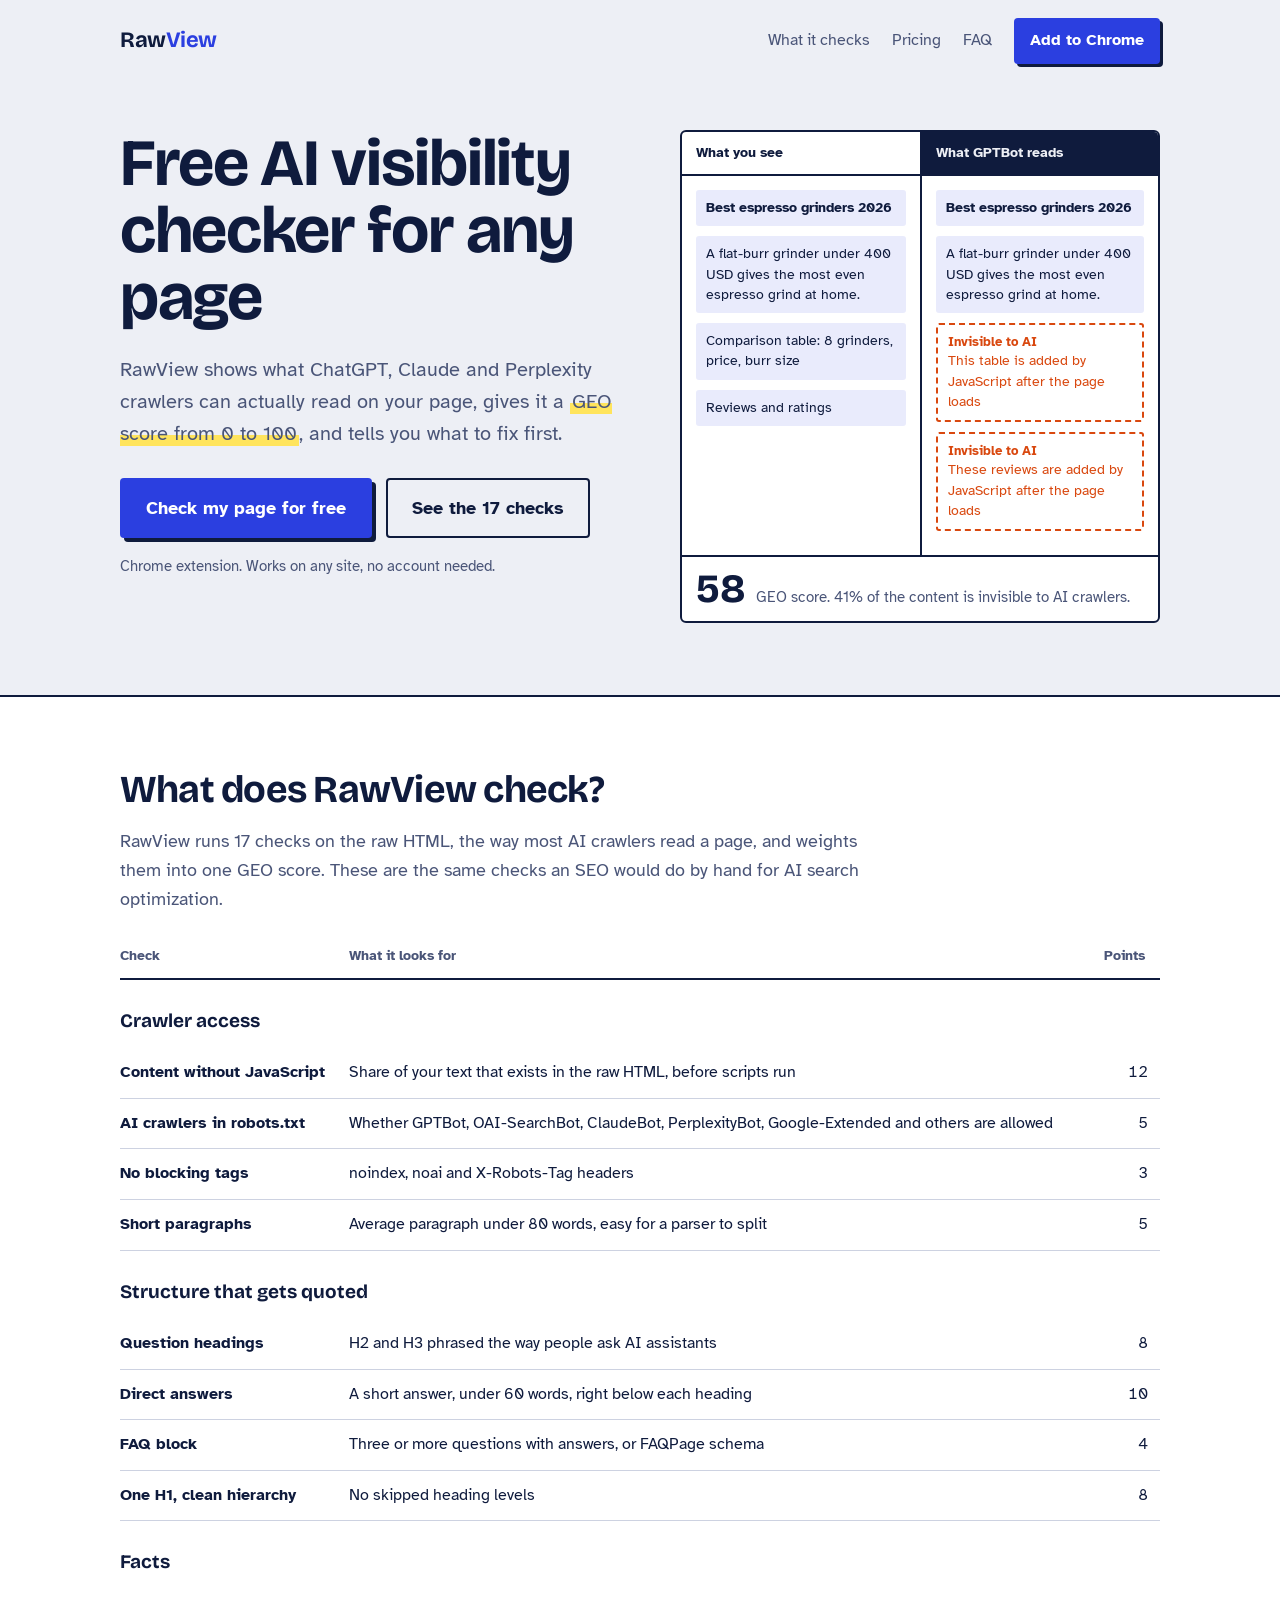
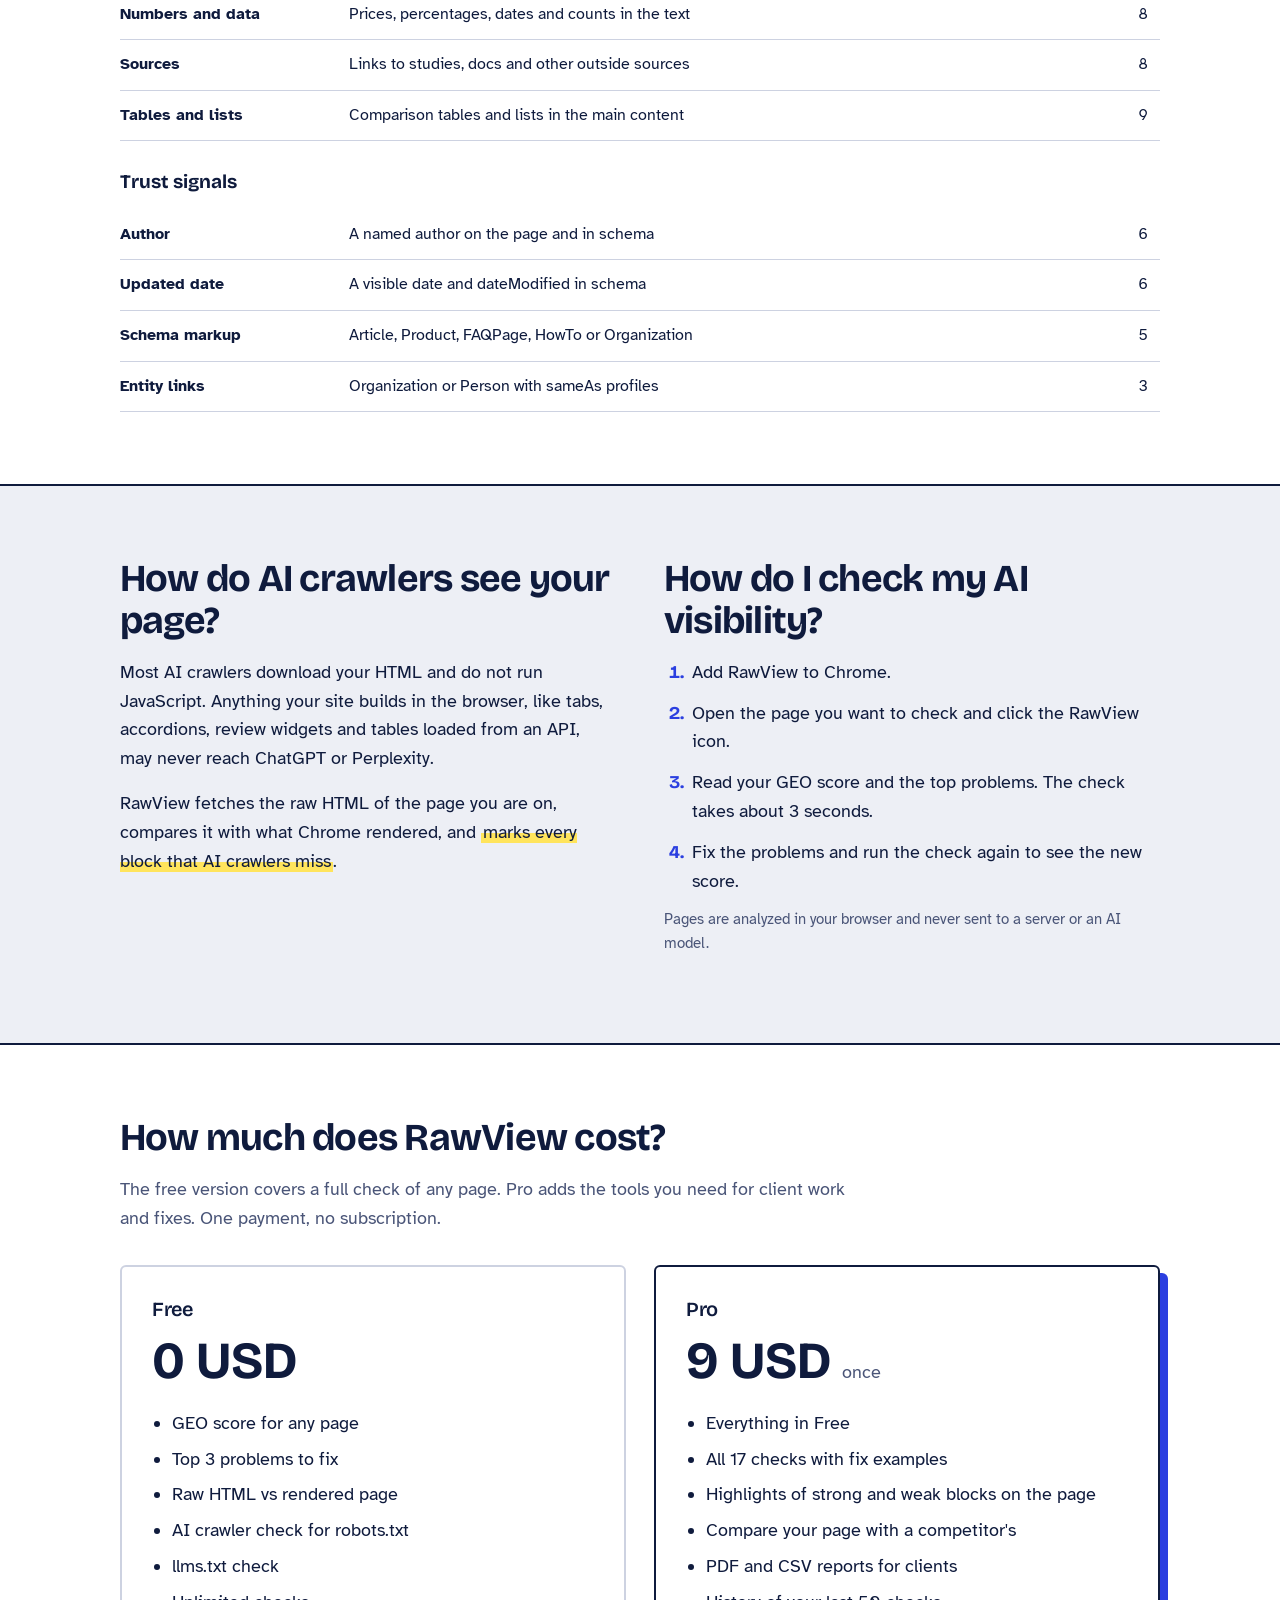
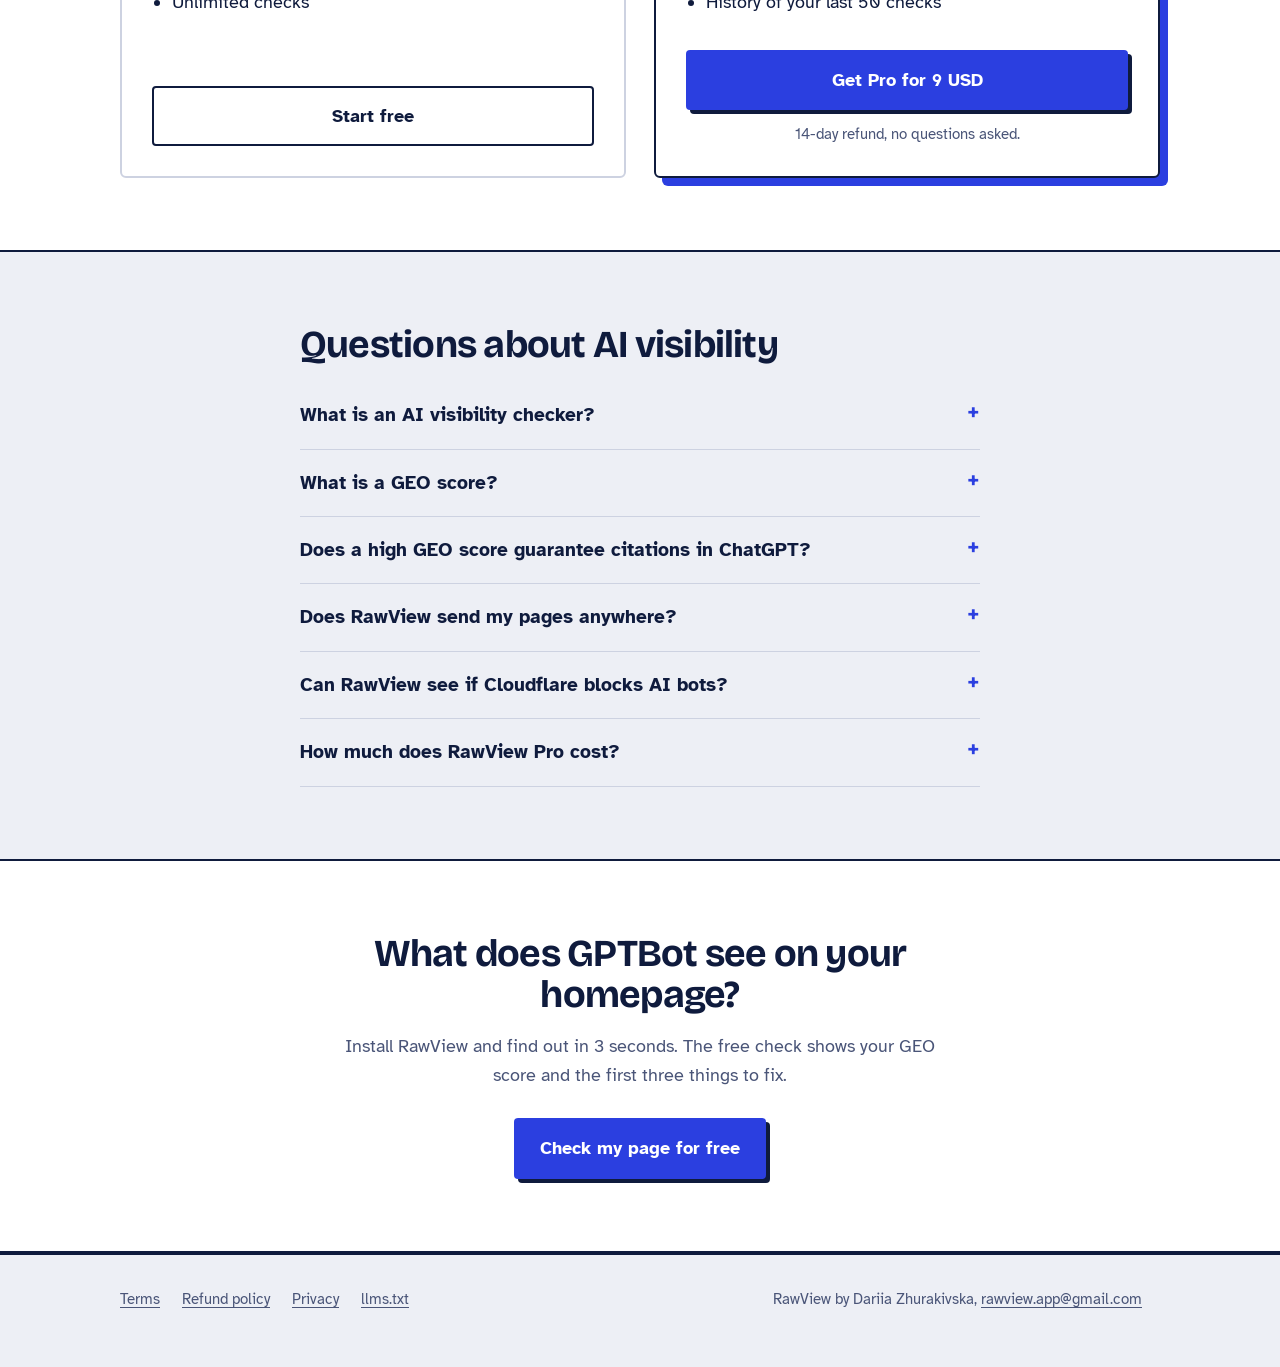
<file: index.html>
<!doctype html>
<html lang="en">
<head>
<meta charset="utf-8">
<meta name="viewport" content="width=device-width, initial-scale=1">
<title>AI Visibility Checker for Chrome – Free GEO Score | RawView</title>
<meta name="description" content="Free AI visibility checker for Chrome. See what ChatGPT, Claude and Perplexity crawlers can read on your page, get a GEO score from 0 to 100 and a list of fixes.">
<link rel="canonical" href="https://rawviewapp.github.io/">
<meta property="og:type" content="website">
<meta property="og:title" content="RawView – AI Visibility Checker for Chrome">
<meta property="og:description" content="See your page the way AI crawlers read it. Free GEO score, AI crawler check and llms.txt check.">
<meta property="og:url" content="https://rawviewapp.github.io/">
<meta name="twitter:card" content="summary">
<link rel="preconnect" href="https://fonts.googleapis.com">
<link rel="preconnect" href="https://fonts.gstatic.com" crossorigin>
<link href="https://fonts.googleapis.com/css2?family=Atkinson+Hyperlegible:wght@400;700&family=Bricolage+Grotesque:opsz,wght@12..96,600;12..96,700&display=swap" rel="stylesheet">
<link rel="stylesheet" href="style.css?v=3">
<script type="application/ld+json">
{
  "@context": "https://schema.org",
  "@graph": [
    {
      "@type": "SoftwareApplication",
      "name": "RawView – AI Visibility & Citability Checker",
      "applicationCategory": "BrowserApplication",
      "operatingSystem": "Chrome",
      "description": "Chrome extension that checks how AI crawlers read a web page and scores how easy it is for AI search to quote.",
      "url": "https://rawviewapp.github.io/",
      "offers": [
        {"@type": "Offer", "name": "Free", "price": "0", "priceCurrency": "USD"},
        {"@type": "Offer", "name": "Pro", "price": "9", "priceCurrency": "USD"}
      ]
    },
    {
      "@type": "Organization",
      "name": "RawView",
      "url": "https://rawviewapp.github.io/",
      "email": "rawview.app@gmail.com"
    },
    {
      "@type": "FAQPage",
      "mainEntity": [
        {"@type": "Question", "name": "What is an AI visibility checker?", "acceptedAnswer": {"@type": "Answer", "text": "An AI visibility checker shows whether AI search tools like ChatGPT, Claude and Perplexity can read your page and how easy it is for them to quote. RawView does this inside Chrome for any page you open."}},
        {"@type": "Question", "name": "What is a GEO score?", "acceptedAnswer": {"@type": "Answer", "text": "GEO stands for generative engine optimization. RawView's GEO score runs 17 checks on structure, facts, trust signals and crawler access, and adds them up to a number from 0 to 100."}},
        {"@type": "Question", "name": "Does a high GEO score guarantee citations in ChatGPT?", "acceptedAnswer": {"@type": "Answer", "text": "No. AI companies do not publish how they choose sources. The score measures how easy a page is to read and quote, which is what you can control."}},
        {"@type": "Question", "name": "Does RawView send my pages anywhere?", "acceptedAnswer": {"@type": "Answer", "text": "No. All analysis runs in your browser. The only outside request is a check of your Pro purchase."}},
        {"@type": "Question", "name": "Can RawView see if Cloudflare blocks AI bots?", "acceptedAnswer": {"@type": "Answer", "text": "Not reliably. Requests come from your browser and IP address, so firewall rules that target bot IP ranges do not apply to them."}},
        {"@type": "Question", "name": "How much does RawView Pro cost?", "acceptedAnswer": {"@type": "Answer", "text": "Pro is a one-time payment of 9 USD with a 14-day refund window. There is no subscription."}}
      ]
    }
  ]
}
</script>
</head>
<body>

<header class="top">
  <div class="wrap">
    <a class="brand" href="./">Raw<i>View</i></a>
    <nav class="links">
      <a href="#checks">What it checks</a>
      <a href="#pricing">Pricing</a>
      <a href="#faq">FAQ</a>
      <a class="btn" href="CHROME_WEB_STORE_LINK">Add to Chrome</a>
    </nav>
  </div>
</header>

<main>
<div class="wrap hero">
  <div>
    <h1>Free AI visibility checker for any page</h1>
    <p class="lead">RawView shows what ChatGPT, Claude and Perplexity crawlers can actually read on your page, gives it a <span class="mark">GEO score from 0 to 100</span>, and tells you what to fix first.</p>
    <div class="actions">
      <a class="btn" href="CHROME_WEB_STORE_LINK">Check my page for free</a>
      <a class="btn btn-line" href="#checks">See the 17 checks</a>
    </div>
    <p class="small">Chrome extension. Works on any site, no account needed.</p>
  </div>

  <figure class="split" aria-label="The same page as a person sees it and as an AI crawler reads it" style="margin:0">
    <div class="split-head"><span>What you see</span><span>What GPTBot reads</span></div>
    <div class="split-body">
      <div class="pane">
        <div class="row got"><span class="h">Best espresso grinders 2026</span></div>
        <div class="row got">A flat-burr grinder under 400 USD gives the most even espresso grind at home.</div>
        <div class="row got">Comparison table: 8 grinders, price, burr size</div>
        <div class="row got">Reviews and ratings</div>
      </div>
      <div class="pane">
        <div class="row got"><span class="h">Best espresso grinders 2026</span></div>
        <div class="row got">A flat-burr grinder under 400 USD gives the most even espresso grind at home.</div>
        <div class="row gone"><b>Invisible to AI</b>This table is added by JavaScript after the page loads</div>
        <div class="row gone"><b>Invisible to AI</b>These reviews are added by JavaScript after the page loads</div>
      </div>
    </div>
    <div class="score"><strong>58</strong><span>GEO score. 41% of the content is invisible to AI crawlers.</span></div>
  </figure>
</div>

<section class="band" id="checks">
  <div class="wrap">
    <h2>What does RawView check?</h2>
    <p class="intro">RawView runs 17 checks on the raw HTML, the way most AI crawlers read a page, and weights them into one GEO score. These are the same checks an SEO would do by hand for AI search optimization.</p>
    <table class="checks">
      <thead><tr><th>Check</th><th>What it looks for</th><th>Points</th></tr></thead>
      <tbody>
        <tr class="group"><td colspan="3">Crawler access</td></tr>
        <tr><td>Content without JavaScript</td><td>Share of your text that exists in the raw HTML, before scripts run</td><td>12</td></tr>
        <tr><td>AI crawlers in robots.txt</td><td>Whether GPTBot, OAI-SearchBot, ClaudeBot, PerplexityBot, Google-Extended and others are allowed</td><td>5</td></tr>
        <tr><td>No blocking tags</td><td>noindex, noai and X-Robots-Tag headers</td><td>3</td></tr>
        <tr><td>Short paragraphs</td><td>Average paragraph under 80 words, easy for a parser to split</td><td>5</td></tr>
        <tr class="group"><td colspan="3">Structure that gets quoted</td></tr>
        <tr><td>Question headings</td><td>H2 and H3 phrased the way people ask AI assistants</td><td>8</td></tr>
        <tr><td>Direct answers</td><td>A short answer, under 60 words, right below each heading</td><td>10</td></tr>
        <tr><td>FAQ block</td><td>Three or more questions with answers, or FAQPage schema</td><td>4</td></tr>
        <tr><td>One H1, clean hierarchy</td><td>No skipped heading levels</td><td>8</td></tr>
        <tr class="group"><td colspan="3">Facts</td></tr>
        <tr><td>Numbers and data</td><td>Prices, percentages, dates and counts in the text</td><td>8</td></tr>
        <tr><td>Sources</td><td>Links to studies, docs and other outside sources</td><td>8</td></tr>
        <tr><td>Tables and lists</td><td>Comparison tables and lists in the main content</td><td>9</td></tr>
        <tr class="group"><td colspan="3">Trust signals</td></tr>
        <tr><td>Author</td><td>A named author on the page and in schema</td><td>6</td></tr>
        <tr><td>Updated date</td><td>A visible date and dateModified in schema</td><td>6</td></tr>
        <tr><td>Schema markup</td><td>Article, Product, FAQPage, HowTo or Organization</td><td>5</td></tr>
        <tr><td>Entity links</td><td>Organization or Person with sameAs profiles</td><td>3</td></tr>
      </tbody>
    </table>
  </div>
</section>

<section>
  <div class="wrap two">
    <div>
      <h2>How do AI crawlers see your page?</h2>
      <p>Most AI crawlers download your HTML and do not run JavaScript. Anything your site builds in the browser, like tabs, accordions, review widgets and tables loaded from an API, may never reach ChatGPT or Perplexity.</p>
      <p>RawView fetches the raw HTML of the page you are on, compares it with what Chrome rendered, and <span class="mark">marks every block that AI crawlers miss</span>.</p>
    </div>
    <div>
      <h2>How do I check my AI visibility?</h2>
      <ol class="steps">
        <li>Add RawView to Chrome.</li>
        <li>Open the page you want to check and click the RawView icon.</li>
        <li>Read your GEO score and the top problems. The check takes about 3 seconds.</li>
        <li>Fix the problems and run the check again to see the new score.</li>
      </ol>
      <p class="small">Pages are analyzed in your browser and never sent to a server or an AI model.</p>
    </div>
  </div>
</section>

<section class="band" id="pricing">
  <div class="wrap">
    <h2>How much does RawView cost?</h2>
    <p class="intro">The free version covers a full check of any page. Pro adds the tools you need for client work and fixes. One payment, no subscription.</p>
    <div class="plans">
      <div class="plan">
        <h3>Free</h3>
        <div class="price">0 USD</div>
        <ul>
          <li>GEO score for any page</li>
          <li>Top 3 problems to fix</li>
          <li>Raw HTML vs rendered page</li>
          <li>AI crawler check for robots.txt</li>
          <li>llms.txt check</li>
          <li>Unlimited checks</li>
        </ul>
        <a class="btn btn-line" href="CHROME_WEB_STORE_LINK">Start free</a>
      </div>
      <div class="plan pro">
        <h3>Pro</h3>
        <div class="price">9 USD <small>once</small></div>
        <ul>
          <li>Everything in Free</li>
          <li>All 17 checks with fix examples</li>
          <li>Highlights of strong and weak blocks on the page</li>
          <li>Compare your page with a competitor's</li>
          <li>PDF and CSV reports for clients</li>
          <li>History of your last 50 checks</li>
        </ul>
        <a class="btn" href="CHECKOUT_LINK">Get Pro for 9 USD</a>
        <p class="small">14-day refund, no questions asked.</p>
      </div>
    </div>
  </div>
</section>

<section id="faq">
  <div class="wrap narrow">
    <h2>Questions about AI visibility</h2>
    <details>
      <summary>What is an AI visibility checker?</summary>
      <p>An AI visibility checker shows whether AI search tools like ChatGPT, Claude and Perplexity can read your page and how easy it is for them to quote. RawView does this inside Chrome for any page you open.</p>
    </details>
    <details>
      <summary>What is a GEO score?</summary>
      <p>GEO stands for generative engine optimization. RawView's GEO score runs 17 checks on structure, facts, trust signals and crawler access, and adds them up to a number from 0 to 100.</p>
    </details>
    <details>
      <summary>Does a high GEO score guarantee citations in ChatGPT?</summary>
      <p>No. AI companies do not publish how they choose sources. The score measures how easy a page is to read and quote, which is what you can control.</p>
    </details>
    <details>
      <summary>Does RawView send my pages anywhere?</summary>
      <p>No. All analysis runs in your browser. The only outside request is a check of your Pro purchase.</p>
    </details>
    <details>
      <summary>Can RawView see if Cloudflare blocks AI bots?</summary>
      <p>Not reliably. Requests come from your browser and IP address, so firewall rules that target bot IP ranges do not apply to them.</p>
    </details>
    <details>
      <summary>How much does RawView Pro cost?</summary>
      <p>Pro is a one-time payment of 9 USD with a 14-day refund window. There is no subscription. See the <a href="refund.html">refund policy</a>.</p>
    </details>
  </div>
</section>

<section class="band final">
  <div class="wrap narrow">
    <h2>What does GPTBot see on your homepage?</h2>
    <p>Install RawView and find out in 3 seconds. The free check shows your GEO score and the first three things to fix.</p>
    <div class="actions">
      <a class="btn" href="CHROME_WEB_STORE_LINK">Check my page for free</a>
    </div>
  </div>
</section>
</main>

<a class="sticky-cta" href="CHROME_WEB_STORE_LINK">Check my page for free</a>

<footer>
  <div class="wrap">
    <div>
      <a href="terms.html">Terms</a>
      <a href="refund.html">Refund policy</a>
      <a href="privacy.html">Privacy</a>
      <a href="llms.txt">llms.txt</a>
    </div>
    <div>RawView by Dariia Zhurakivska, <a href="mailto:rawview.app@gmail.com">rawview.app@gmail.com</a></div>
  </div>
</footer>

</body>
</html>
</file>
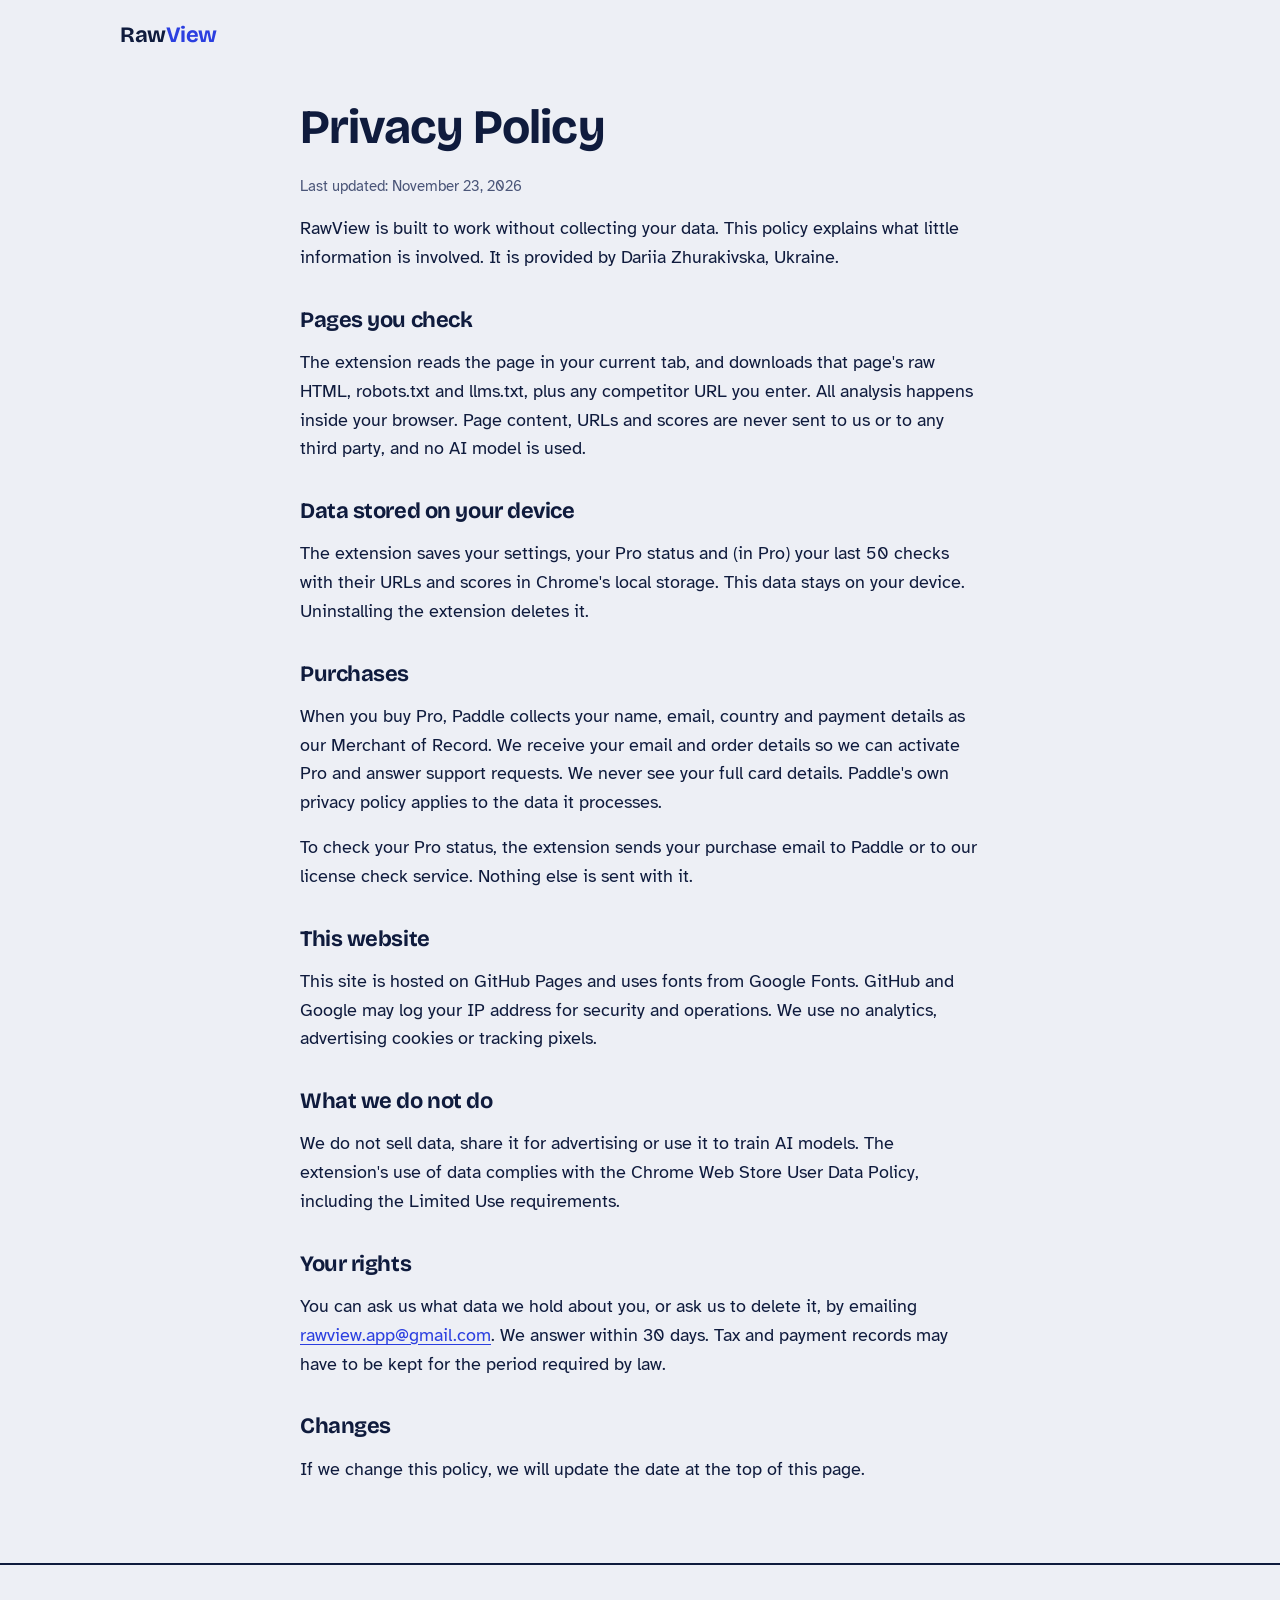
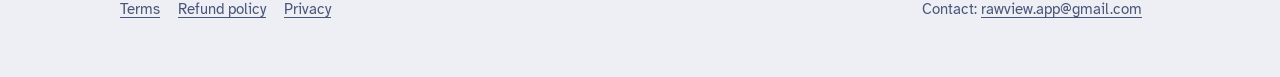
<file: privacy.html>
<!doctype html>
<html lang="en">
<head>
<meta charset="utf-8">
<meta name="viewport" content="width=device-width, initial-scale=1">
<title>Privacy Policy – RawView</title>
<link rel="preconnect" href="https://fonts.googleapis.com">
<link rel="preconnect" href="https://fonts.gstatic.com" crossorigin>
<link href="https://fonts.googleapis.com/css2?family=Atkinson+Hyperlegible:wght@400;700&family=Bricolage+Grotesque:opsz,wght@12..96,600;12..96,700&display=swap" rel="stylesheet">
<link rel="stylesheet" href="style.css?v=3">
<link rel="canonical" href="https://rawviewapp.github.io/privacy.html">
</head>
<body>
<header class="top"><div class="wrap"><a class="brand" href="./">Raw<i>View</i></a></div></header>

<main class="wrap narrow legal">
  <h1>Privacy Policy</h1>
  <p class="updated">Last updated: November 23, 2026</p>

  <p>RawView is built to work without collecting your data. This policy explains what little information is involved. It is provided by Dariia Zhurakivska, Ukraine.</p>

  <h2>Pages you check</h2>
  <p>The extension reads the page in your current tab, and downloads that page's raw HTML, robots.txt and llms.txt, plus any competitor URL you enter. All analysis happens inside your browser. Page content, URLs and scores are never sent to us or to any third party, and no AI model is used.</p>

  <h2>Data stored on your device</h2>
  <p>The extension saves your settings, your Pro status and (in Pro) your last 50 checks with their URLs and scores in Chrome's local storage. This data stays on your device. Uninstalling the extension deletes it.</p>

  <h2>Purchases</h2>
  <p>When you buy Pro, Paddle collects your name, email, country and payment details as our Merchant of Record. We receive your email and order details so we can activate Pro and answer support requests. We never see your full card details. Paddle's own privacy policy applies to the data it processes.</p>
  <p>To check your Pro status, the extension sends your purchase email to Paddle or to our license check service. Nothing else is sent with it.</p>

  <h2>This website</h2>
  <p>This site is hosted on GitHub Pages and uses fonts from Google Fonts. GitHub and Google may log your IP address for security and operations. We use no analytics, advertising cookies or tracking pixels.</p>

  <h2>What we do not do</h2>
  <p>We do not sell data, share it for advertising or use it to train AI models. The extension's use of data complies with the Chrome Web Store User Data Policy, including the Limited Use requirements.</p>

  <h2>Your rights</h2>
  <p>You can ask us what data we hold about you, or ask us to delete it, by emailing <a href="mailto:rawview.app@gmail.com">rawview.app@gmail.com</a>. We answer within 30 days. Tax and payment records may have to be kept for the period required by law.</p>

  <h2>Changes</h2>
  <p>If we change this policy, we will update the date at the top of this page.</p>
</main>

<footer><div class="wrap"><div><a href="terms.html">Terms</a><a href="refund.html">Refund policy</a><a href="privacy.html">Privacy</a></div><div>Contact: <a href="mailto:rawview.app@gmail.com">rawview.app@gmail.com</a></div></div></footer>
</body>
</html>
</file>
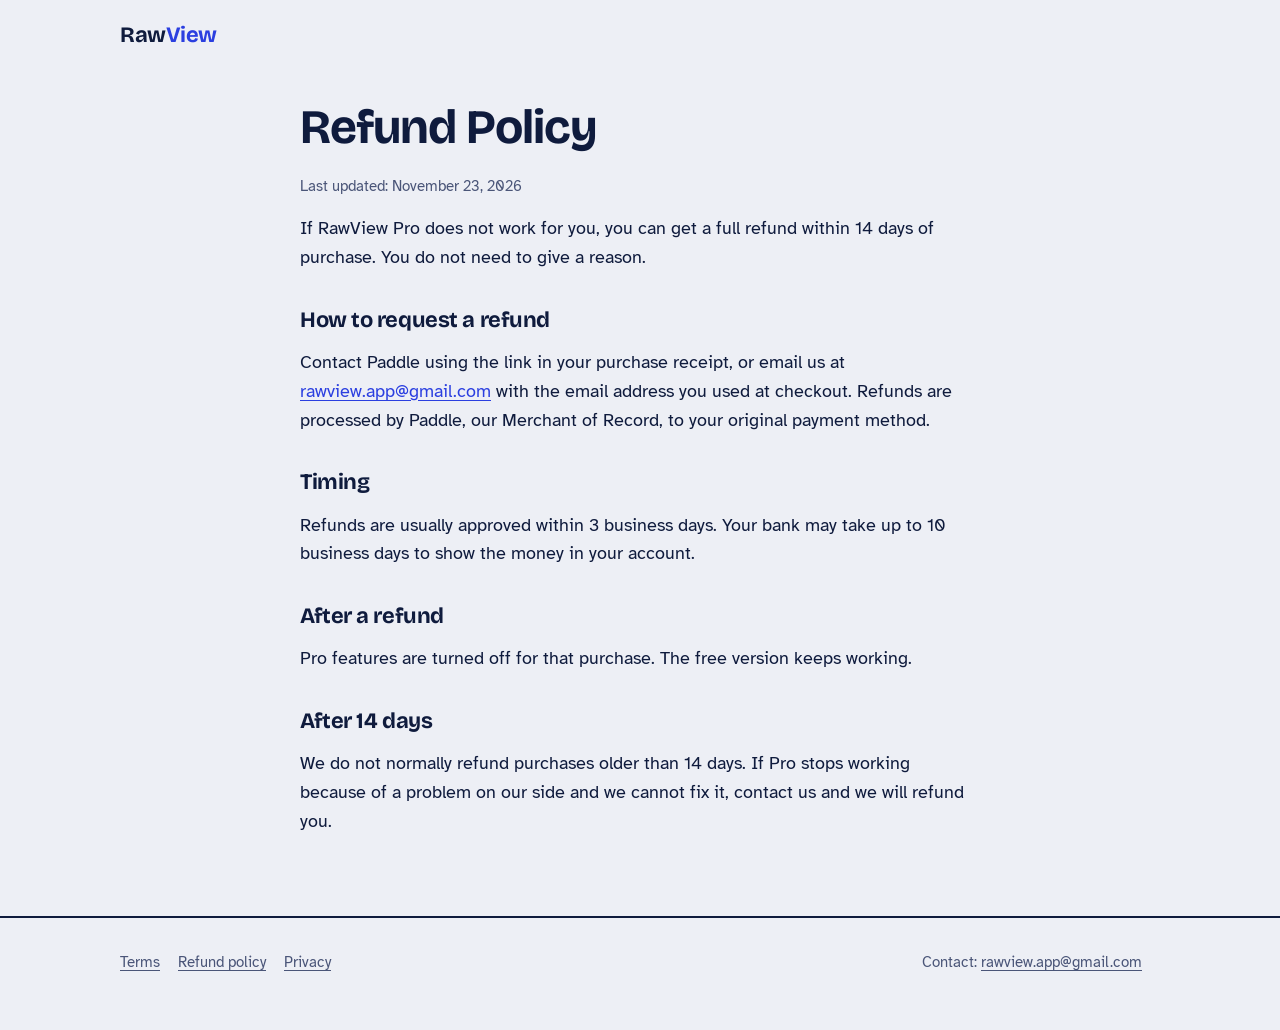
<file: refund.html>
<!doctype html>
<html lang="en">
<head>
<meta charset="utf-8">
<meta name="viewport" content="width=device-width, initial-scale=1">
<title>Refund Policy – RawView</title>
<link rel="preconnect" href="https://fonts.googleapis.com">
<link rel="preconnect" href="https://fonts.gstatic.com" crossorigin>
<link href="https://fonts.googleapis.com/css2?family=Atkinson+Hyperlegible:wght@400;700&family=Bricolage+Grotesque:opsz,wght@12..96,600;12..96,700&display=swap" rel="stylesheet">
<link rel="stylesheet" href="style.css?v=3">
<link rel="canonical" href="https://rawviewapp.github.io/refund.html">
</head>
<body>
<header class="top"><div class="wrap"><a class="brand" href="./">Raw<i>View</i></a></div></header>

<main class="wrap narrow legal">
  <h1>Refund Policy</h1>
  <p class="updated">Last updated: November 23, 2026</p>

  <p>If RawView Pro does not work for you, you can get a full refund within 14 days of purchase. You do not need to give a reason.</p>

  <h2>How to request a refund</h2>
  <p>Contact Paddle using the link in your purchase receipt, or email us at <a href="mailto:rawview.app@gmail.com">rawview.app@gmail.com</a> with the email address you used at checkout. Refunds are processed by Paddle, our Merchant of Record, to your original payment method.</p>

  <h2>Timing</h2>
  <p>Refunds are usually approved within 3 business days. Your bank may take up to 10 business days to show the money in your account.</p>

  <h2>After a refund</h2>
  <p>Pro features are turned off for that purchase. The free version keeps working.</p>

  <h2>After 14 days</h2>
  <p>We do not normally refund purchases older than 14 days. If Pro stops working because of a problem on our side and we cannot fix it, contact us and we will refund you.</p>
</main>

<footer><div class="wrap"><div><a href="terms.html">Terms</a><a href="refund.html">Refund policy</a><a href="privacy.html">Privacy</a></div><div>Contact: <a href="mailto:rawview.app@gmail.com">rawview.app@gmail.com</a></div></div></footer>
</body>
</html>
</file>
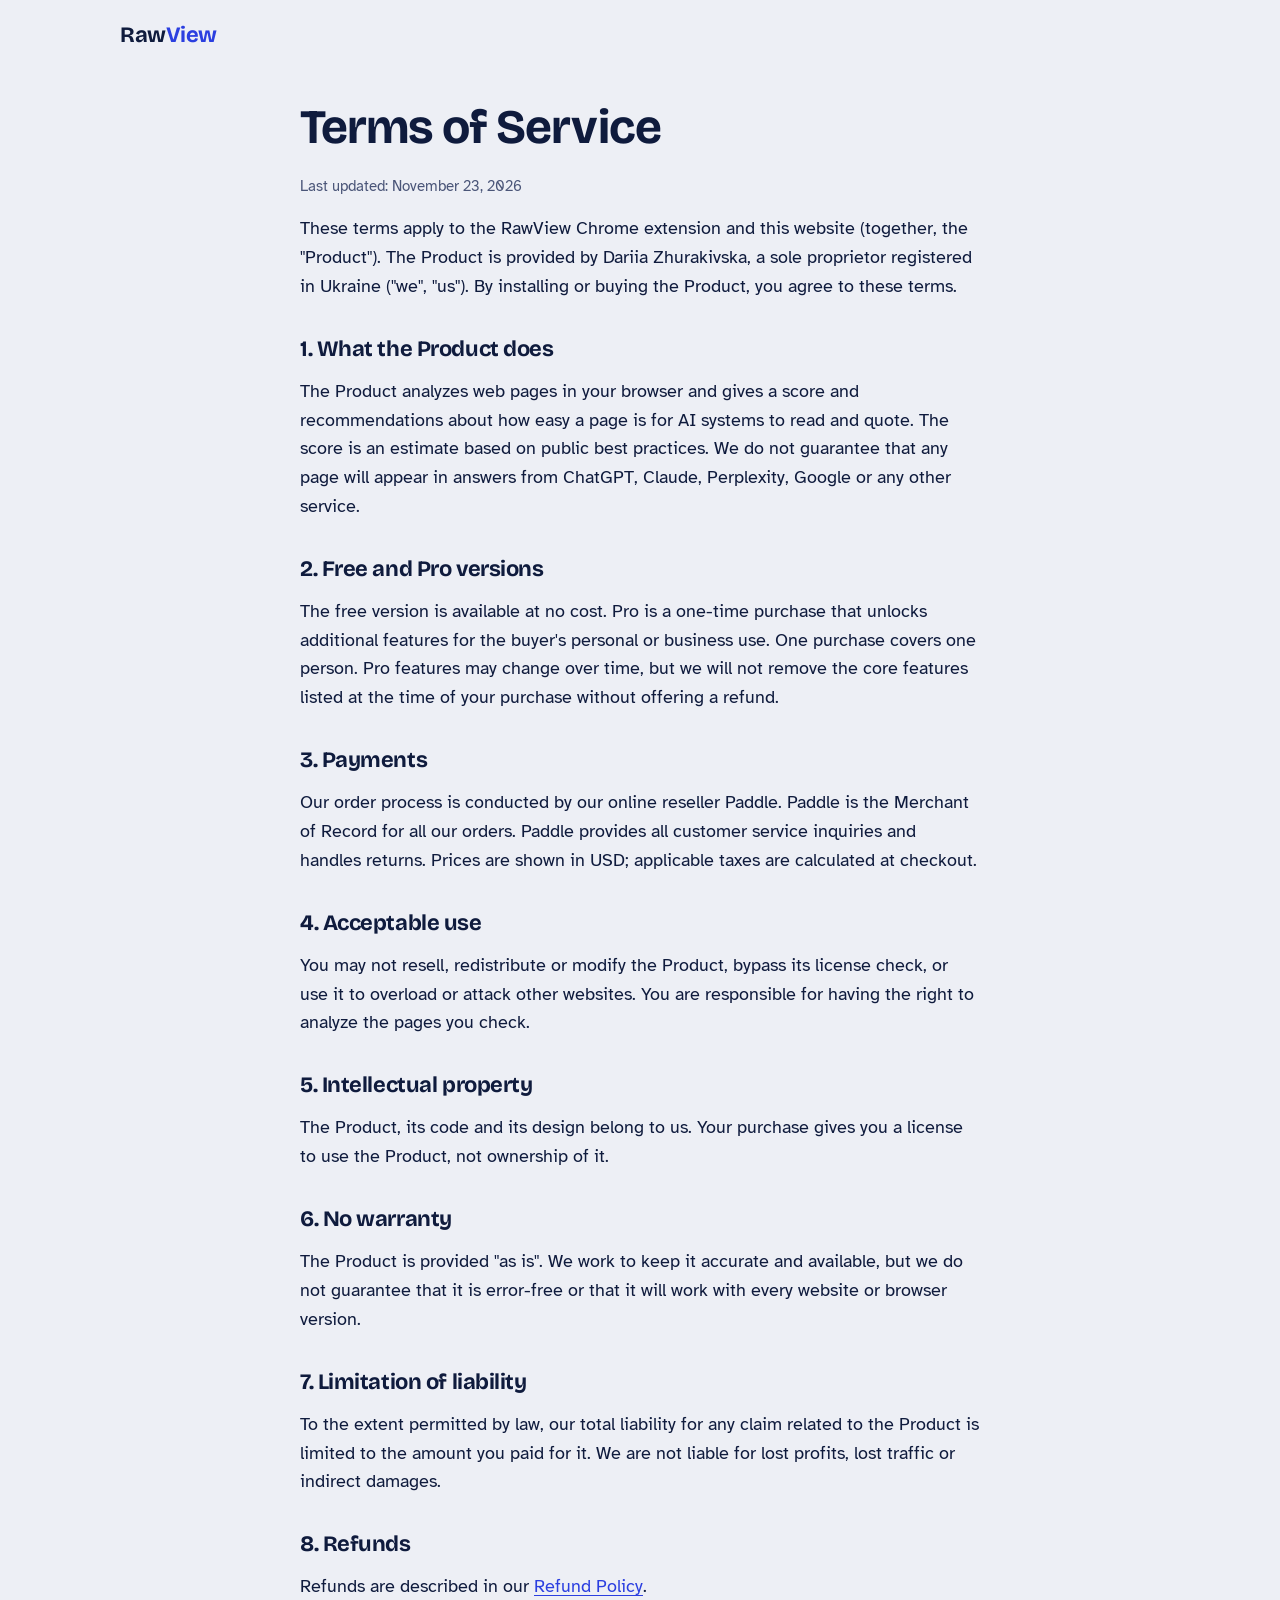
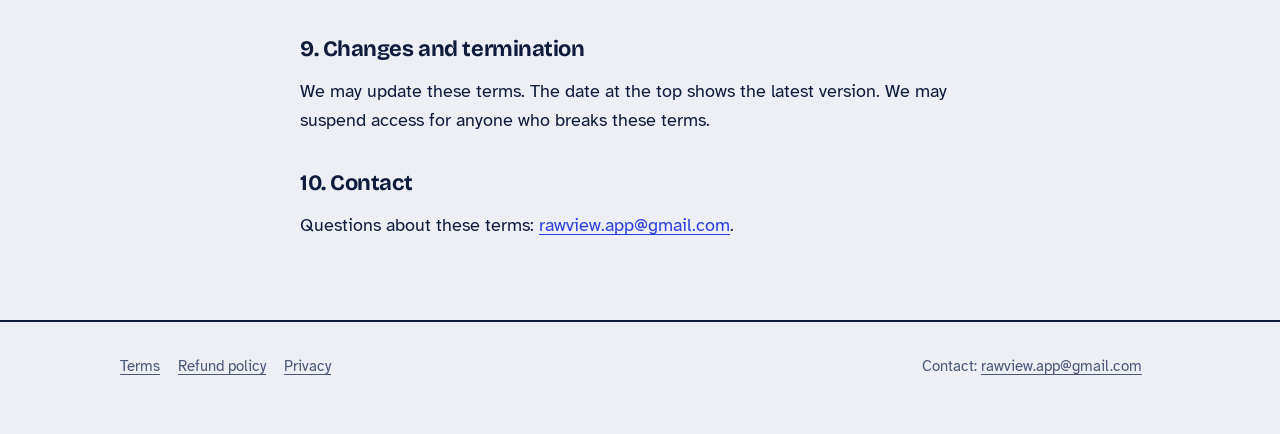
<file: terms.html>
<!doctype html>
<html lang="en">
<head>
<meta charset="utf-8">
<meta name="viewport" content="width=device-width, initial-scale=1">
<title>Terms of Service – RawView</title>
<link rel="preconnect" href="https://fonts.googleapis.com">
<link rel="preconnect" href="https://fonts.gstatic.com" crossorigin>
<link href="https://fonts.googleapis.com/css2?family=Atkinson+Hyperlegible:wght@400;700&family=Bricolage+Grotesque:opsz,wght@12..96,600;12..96,700&display=swap" rel="stylesheet">
<link rel="stylesheet" href="style.css?v=3">
<link rel="canonical" href="https://rawviewapp.github.io/terms.html">
</head>
<body>
<header class="top"><div class="wrap"><a class="brand" href="./">Raw<i>View</i></a></div></header>

<main class="wrap narrow legal">
  <h1>Terms of Service</h1>
  <p class="updated">Last updated: November 23, 2026</p>

  <p>These terms apply to the RawView Chrome extension and this website (together, the "Product"). The Product is provided by Dariia Zhurakivska, a sole proprietor registered in Ukraine ("we", "us"). By installing or buying the Product, you agree to these terms.</p>

  <h2>1. What the Product does</h2>
  <p>The Product analyzes web pages in your browser and gives a score and recommendations about how easy a page is for AI systems to read and quote. The score is an estimate based on public best practices. We do not guarantee that any page will appear in answers from ChatGPT, Claude, Perplexity, Google or any other service.</p>

  <h2>2. Free and Pro versions</h2>
  <p>The free version is available at no cost. Pro is a one-time purchase that unlocks additional features for the buyer's personal or business use. One purchase covers one person. Pro features may change over time, but we will not remove the core features listed at the time of your purchase without offering a refund.</p>

  <h2>3. Payments</h2>
  <p>Our order process is conducted by our online reseller Paddle. Paddle is the Merchant of Record for all our orders. Paddle provides all customer service inquiries and handles returns. Prices are shown in USD; applicable taxes are calculated at checkout.</p>

  <h2>4. Acceptable use</h2>
  <p>You may not resell, redistribute or modify the Product, bypass its license check, or use it to overload or attack other websites. You are responsible for having the right to analyze the pages you check.</p>

  <h2>5. Intellectual property</h2>
  <p>The Product, its code and its design belong to us. Your purchase gives you a license to use the Product, not ownership of it.</p>

  <h2>6. No warranty</h2>
  <p>The Product is provided "as is". We work to keep it accurate and available, but we do not guarantee that it is error-free or that it will work with every website or browser version.</p>

  <h2>7. Limitation of liability</h2>
  <p>To the extent permitted by law, our total liability for any claim related to the Product is limited to the amount you paid for it. We are not liable for lost profits, lost traffic or indirect damages.</p>

  <h2>8. Refunds</h2>
  <p>Refunds are described in our <a href="refund.html">Refund Policy</a>.</p>

  <h2>9. Changes and termination</h2>
  <p>We may update these terms. The date at the top shows the latest version. We may suspend access for anyone who breaks these terms.</p>

  <h2>10. Contact</h2>
  <p>Questions about these terms: <a href="mailto:rawview.app@gmail.com">rawview.app@gmail.com</a>.</p>
</main>

<footer><div class="wrap"><div><a href="terms.html">Terms</a><a href="refund.html">Refund policy</a><a href="privacy.html">Privacy</a></div><div>Contact: <a href="mailto:rawview.app@gmail.com">rawview.app@gmail.com</a></div></div></footer>
</body>
</html>
</file>
<file: style.css>
:root {
  --bg: #EDEFF5;
  --surface: #FFFFFF;
  --ink: #0F1B3D;
  --soft: #4A5578;
  --rule: #CDD2E1;
  --blue: #2B3FE0;
  --blue-deep: #1E2DB0;
  --marker: #FFE45C;
  --miss: #D9480F;
  --ok: #2B3FE0;
}
@media (prefers-color-scheme: dark) {
  :root {
    --bg: #0D1326;
    --surface: #151C33;
    --ink: #E9ECF6;
    --soft: #A3ACC7;
    --rule: #2A3354;
    --blue: #7C8BFF;
    --blue-deep: #9AA6FF;
    --marker: #8A7414;
    --miss: #FF8A50;
    --ok: #7C8BFF;
  }
}
* { box-sizing: border-box; }
html { -webkit-text-size-adjust: 100%; scroll-behavior: smooth; }
@media (prefers-reduced-motion: reduce) { html { scroll-behavior: auto; } }
body {
  margin: 0;
  background: var(--bg);
  color: var(--ink);
  font-family: "Atkinson Hyperlegible", system-ui, sans-serif;
  font-size: 18px;
  line-height: 1.6;
}
a { color: var(--blue); text-underline-offset: 3px; }
a:focus-visible, summary:focus-visible { outline: 3px solid var(--blue); outline-offset: 3px; border-radius: 4px; }
.wrap { max-width: 1080px; margin: 0 auto; padding: 0 20px; }
.narrow { max-width: 720px; }

h1, h2, h3, .brand { font-family: "Bricolage Grotesque", system-ui, sans-serif; letter-spacing: -0.02em; }
h1 { font-size: clamp(38px, 6vw, 66px); line-height: 1.02; font-weight: 700; margin: 0 0 22px; }
h2 { font-size: clamp(26px, 3.4vw, 38px); line-height: 1.1; font-weight: 700; margin: 0 0 16px; }
h3 { font-size: 20px; line-height: 1.2; font-weight: 600; margin: 0 0 6px; }
p { margin: 0 0 16px; }
.mark { background: linear-gradient(transparent 55%, var(--marker) 55%); padding: 0 2px; }

/* header */
header.top { padding: 18px 0; }
header.top .wrap { display: flex; justify-content: space-between; align-items: center; gap: 16px; }
.brand { font-size: 22px; font-weight: 700; color: var(--ink); text-decoration: none; }
.brand i { font-style: normal; color: var(--blue); }
nav.links { display: flex; align-items: center; gap: 22px; }
nav.links a { color: var(--soft); text-decoration: none; font-size: 16px; }
nav.links a:hover { color: var(--ink); }

/* buttons */
.btn { display: inline-block; background: var(--blue); color: #fff; padding: 16px 26px; border-radius: 4px; font-weight: 700; font-size: 18px; text-decoration: none; box-shadow: 4px 4px 0 var(--ink); transition: transform .1s, box-shadow .1s; }
.btn:hover { transform: translate(-1px, -1px); box-shadow: 5px 5px 0 var(--ink); }
.btn:active { transform: translate(3px, 3px); box-shadow: 1px 1px 0 var(--ink); }
.btn-line { background: transparent; color: var(--ink); box-shadow: none; border: 2px solid var(--ink); padding: 14px 24px; }
.btn-line:hover { box-shadow: none; transform: none; background: var(--surface); }
nav.links .btn { color: #fff; padding: 10px 16px; font-size: 16px; box-shadow: 3px 3px 0 var(--ink); }
.actions { display: flex; flex-wrap: wrap; gap: 14px; align-items: center; }
.small { font-size: 15px; color: var(--soft); }

/* hero */
.hero { display: grid; grid-template-columns: 1.05fr 1fr; gap: 56px; align-items: start; padding: 48px 20px 72px; }
.hero p.lead { font-size: 20px; color: var(--soft); max-width: 50ch; margin-bottom: 28px; }
.hero .small { margin-top: 16px; }

/* the split view: same page, two readers */
.split { background: var(--surface); border: 2px solid var(--ink); border-radius: 6px; overflow: hidden; }
.split-head { display: grid; grid-template-columns: 1fr 1fr; border-bottom: 2px solid var(--ink); font-size: 14px; font-weight: 700; }
.split-head span { padding: 10px 14px; }
.split-head span + span { border-left: 2px solid var(--ink); background: var(--ink); color: var(--bg); }
.split-body { display: grid; grid-template-columns: 1fr 1fr; }
.pane { padding: 14px; font-size: 14px; line-height: 1.45; }
.pane + .pane { border-left: 2px solid var(--ink); }
.pane .row { margin-bottom: 10px; padding: 8px 10px; border-radius: 3px; }
.pane .h { font-weight: 700; }
.pane .gone { border: 2px dashed var(--miss); color: var(--miss); }
.pane .gone b { display: block; font-size: 12.5px; }
.pane .got { background: color-mix(in srgb, var(--blue) 10%, transparent); }
.score { display: flex; align-items: baseline; gap: 10px; padding: 12px 14px; border-top: 2px solid var(--ink); }
.score strong { font-family: "Bricolage Grotesque", sans-serif; font-size: 40px; line-height: 1; }
.score span { color: var(--soft); font-size: 15px; }

/* sections */
section { padding: 72px 0; }
section.band { background: var(--surface); border-top: 2px solid var(--ink); border-bottom: 2px solid var(--ink); }
.intro { max-width: 62ch; color: var(--soft); margin-bottom: 32px; }

/* checks table */
.checks { width: 100%; border-collapse: collapse; font-size: 16px; }
.checks th { text-align: left; font-size: 14px; color: var(--soft); font-weight: 700; padding: 0 12px 10px 0; border-bottom: 2px solid var(--ink); }
.checks td { padding: 12px 12px 12px 0; border-bottom: 1px solid var(--rule); vertical-align: top; }
.checks td:first-child { font-weight: 700; white-space: nowrap; }
.checks td:last-child { text-align: right; font-variant-numeric: tabular-nums; white-space: nowrap; }
.checks tr.group td { text-align: left; border-bottom: none; padding-top: 26px; font-family: "Bricolage Grotesque", sans-serif; font-size: 19px; }

/* explainers */
.two { display: grid; grid-template-columns: 1fr 1fr; gap: 48px; }
ol.steps { margin: 0; padding-left: 24px; }
ol.steps li { margin-bottom: 12px; padding-left: 4px; }
ol.steps li::marker { font-family: "Bricolage Grotesque", sans-serif; font-weight: 700; color: var(--blue); }

/* pricing */
.plans { display: grid; grid-template-columns: 1fr 1fr; gap: 28px; align-items: stretch; }
.plan { background: var(--surface); border: 2px solid var(--rule); border-radius: 6px; padding: 30px; display: flex; flex-direction: column; }
.plan.pro { border-color: var(--ink); box-shadow: 8px 8px 0 var(--blue); }
.price { font-family: "Bricolage Grotesque", sans-serif; font-size: 52px; font-weight: 700; line-height: 1; margin: 8px 0 4px; }
.price small { font-size: 18px; font-weight: 400; color: var(--soft); font-family: "Atkinson Hyperlegible", sans-serif; }
.plan ul { padding-left: 20px; margin: 18px 0 26px; flex: 1; }
.plan li { margin-bottom: 7px; }
.plan .btn { text-align: center; }
.plan .small { text-align: center; margin: 12px 0 0; }

/* faq */
details { border-bottom: 1px solid var(--rule); padding: 18px 0; }
summary { cursor: pointer; font-weight: 700; font-size: 19px; list-style: none; display: flex; justify-content: space-between; gap: 16px; }
summary::-webkit-details-marker { display: none; }
summary::after { content: "+"; font-family: "Bricolage Grotesque", sans-serif; font-size: 24px; line-height: 1; color: var(--blue); }
details[open] summary::after { content: "−"; }
details p { margin: 12px 0 0; color: var(--soft); }

.final { text-align: center; }
.final p { color: var(--soft); max-width: 52ch; margin: 0 auto 28px; }
.final .actions { justify-content: center; }

/* legal */
.legal { padding-top: 32px; padding-bottom: 64px; }
.legal h1 { font-size: clamp(34px, 5vw, 48px); }
.legal h2 { font-size: 22px; margin-top: 36px; }
.legal .updated { color: var(--soft); font-size: 15px; }

footer { border-top: 2px solid var(--ink); padding: 32px 0 56px; font-size: 15px; color: var(--soft); }
footer .wrap { display: flex; justify-content: space-between; flex-wrap: wrap; gap: 14px; }
footer a { color: var(--soft); margin-right: 18px; }

.sticky-cta { display: none; }

@media (max-width: 860px) {
  .hero, .two, .plans { grid-template-columns: 1fr; }
  .hero { gap: 40px; padding-top: 28px; }
  nav.links a:not(.btn) { display: none; }
  .checks td:nth-child(2) { display: none; }
  .checks th:nth-child(2) { display: none; }
  .checks td:first-child { white-space: normal; }
  .sticky-cta { display: block; position: fixed; left: 12px; right: 12px; bottom: 12px; z-index: 10; background: var(--blue); color: #fff; text-align: center; padding: 15px; border-radius: 4px; border: 2px solid var(--ink); font-weight: 700; text-decoration: none; }
  footer { padding-bottom: 100px; }
}
@media (max-width: 480px) {
  .split-body, .split-head { grid-template-columns: 1fr; }
  .pane + .pane, .split-head span + span { border-left: none; border-top: 2px solid var(--ink); }
}
</file>
